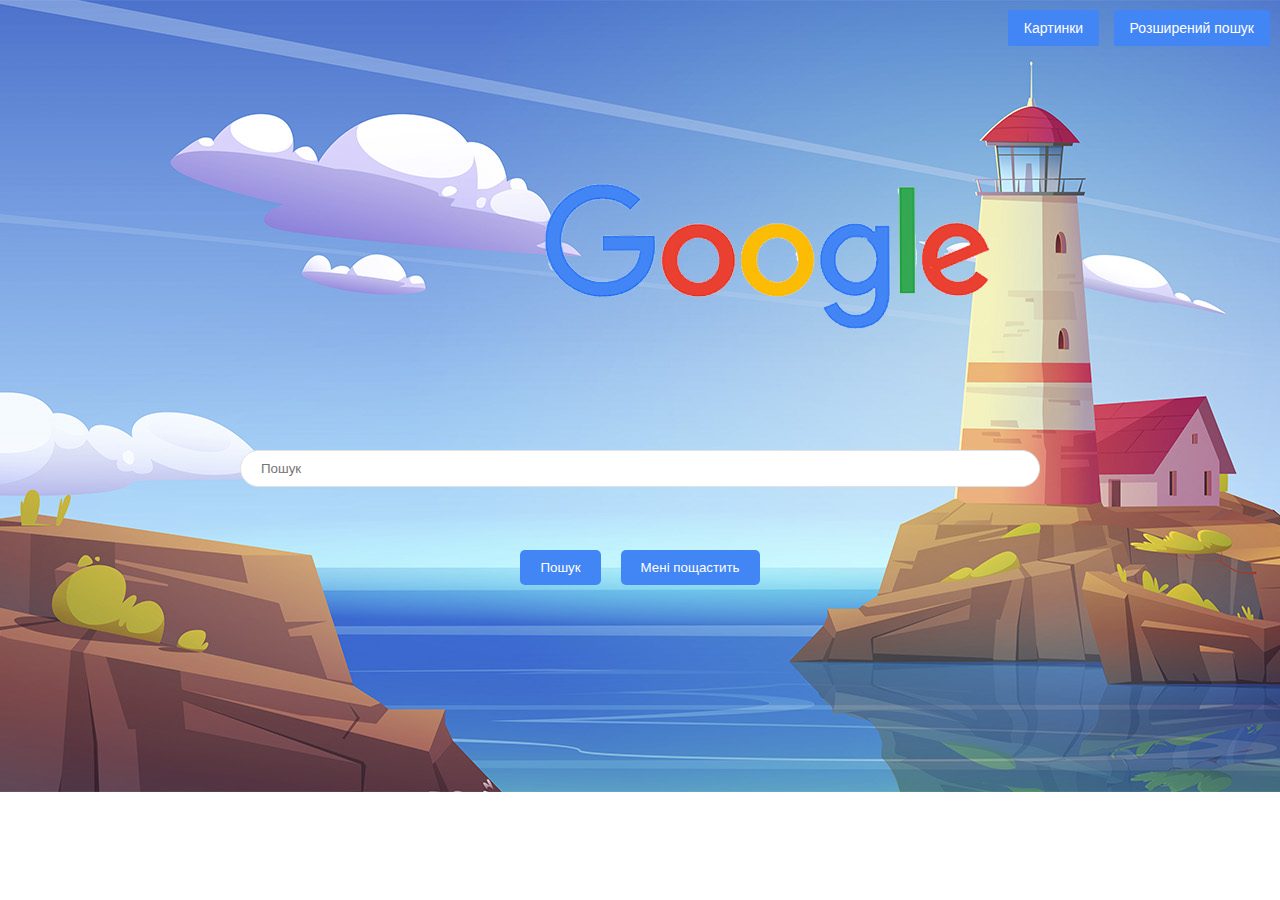
<file: index.html>
<!DOCTYPE html>
<html>
  <head>
    <title>Google</title>
    <link rel="stylesheet" href="style.css">
    <style>
      body {
        background-image: url("гугл.jpg");
        background-size: auto;
        background-repeat: no-repeat;
      }
      
      #top-buttons {
        position: absolute;
        top: 0;
        right: 0;
        margin: 10px;
      }
      
      #top-buttons button {
        background-color: white;
        color: black;
        border: none;
        padding: 10px 20px;
        margin-right: 10px;
        border-radius: 5px;
      }
    </style>
  </head>
  <body>
    <div id="search-container">
      <form id="search-form">
        <input type="text" name="q" placeholder="Пошук">
      </form>
      <div class="buttons">
        <button id="search-button">Пошук</button>
        <button id="lucky-button">Мені пощастить</button>
      </div>
      <div class="top-buttons">
        <button id="images-button">Картинки</button>
        <button id="Upgrades">Розширений пошук</button>
      </div>
    </div>
    
    <script>
      const searchInput = document.querySelector('input[name="q"]');
      const searchForm = document.querySelector('#search-button');
      const luckyButton = document.querySelector('#lucky-button');
      const imagesButton = document.querySelector('#images-button');
  
      searchForm.addEventListener('click', (event) => {
        event.preventDefault();
        const searchTerm = searchInput.value;
        const searchUrl = `https://www.google.com/search?q=${searchTerm}`;
        window.location.href = searchUrl;
      });
      
      luckyButton.addEventListener('click', (event) => {
        event.preventDefault();
        const searchTerm = searchInput.value;
        const searchUrl = `https://www.google.com/search?q=${searchTerm}&btnI=I%27m+Feeling+Lucky`;
        window.location.href = searchUrl;

      });
      
      imagesButton.addEventListener('click', (event) => {
        event.preventDefault();
        const searchTerm = searchInput.value;
        const searchUrl = `https://www.google.com/search?q=${searchTerm}&tbm=isch`;
        window.location.href = searchUrl;
      });

      Upgrades.addEventListener('click', (event) => {
        event.preventDefault();
        const searchUrl = `UpgradeSearch.html`;
        window.location.href = searchUrl;
      });

    </script>
  </body>
</html>
</file>
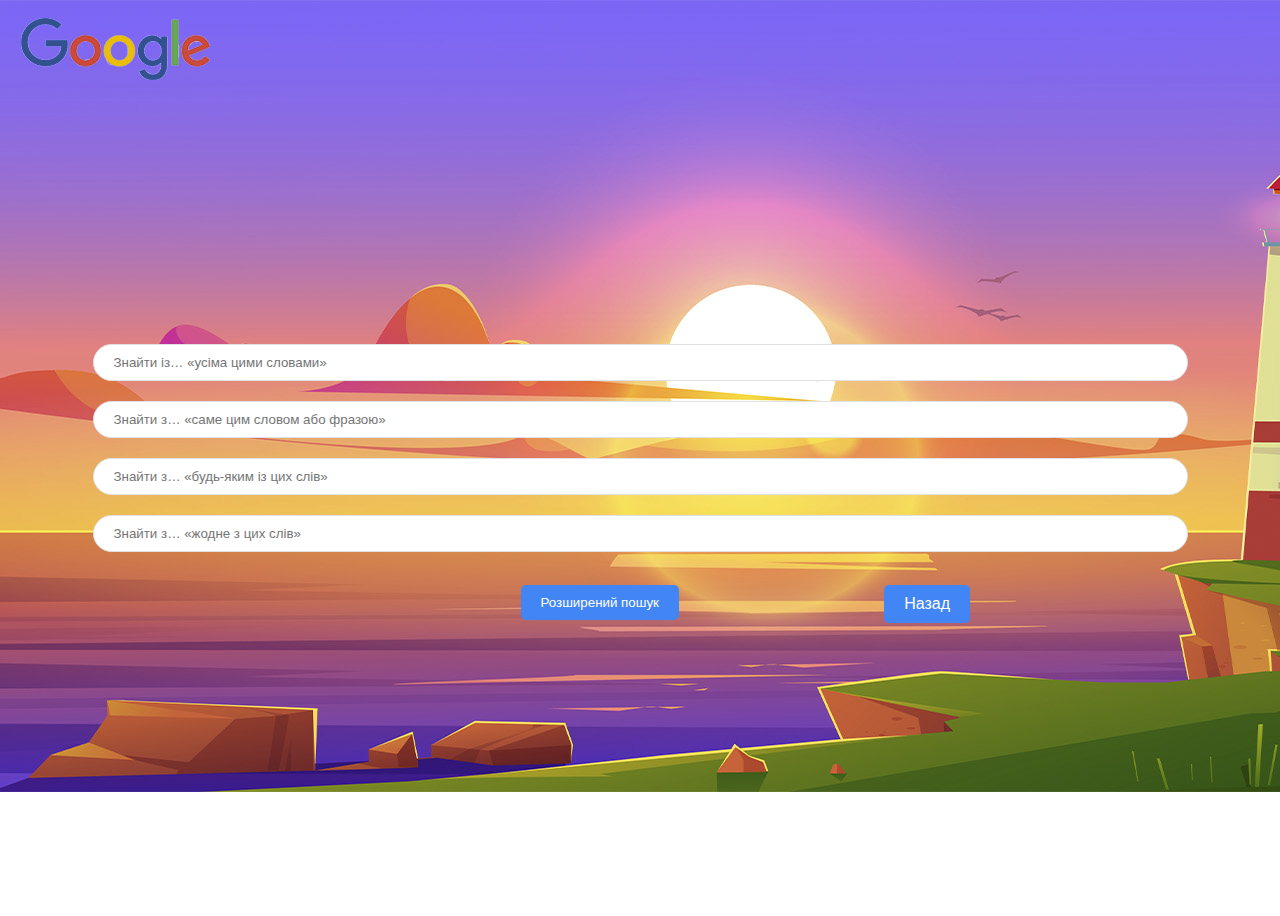
<file: UpgradeSearch.html>
<!DOCTYPE html>
<html>
  <head>
    <title>Upgrades Search</title>
    <link rel="stylesheet" href="styles2.css">
    <style>
        body {
            background-image: url("upgradeгугл.jpg");
            background-size: auto;
            background-repeat: no-repeat;
      }
    </style>
  </head>
  <body>
    <div class="buttons">
        <button id="search-button">Розширений пошук</button>
        <button class="back-button" onclick="window.history.back()">Назад</button>
    </div>
    <div class="forms-container">
      <form>
        <input id="query1" placeholder="Знайти із… «усіма цими словами»">
      </form>
      <form>
        <input id="query2" placeholder="Знайти з… «саме цим словом або фразою»">
      </form>
      <form>
        <input id="query3" placeholder="Знайти з… «будь-яким із цих слів»">
      </form>
      <form>
        <input id="query4" placeholder="Знайти з… «жодне з цих слів»">
      </form>
    </div>

    <script>
        const searchButton = document.getElementById('search-button');
        searchButton.addEventListener('click', () => {
           const query1 = document.querySelector('input#query1').value;
           const query2 = document.querySelector('input#query2').value;
           const query3 = '"' + document.querySelector('input#query3').value + '"';
           const query4 = '-' + document.querySelector('input#query4').value;
           const url = `https://www.google.com/search?q=${encodeURIComponent(query1)}+${encodeURIComponent(query2)}+${encodeURIComponent(query3)}+${encodeURIComponent(query4)}`;
           window.location.href = url;
        });
    </script>

  </body>
</html>
</file>
<file: style.css>
body {
    font-family: Arial, sans-serif;
    font-size: 16px;
  } 
  
  #search-container {
    display: flex;
    flex-direction: column;
    justify-content: center;
    align-items: center;
    padding: 20px;
  }
  
  #search-container form {
    display: flex;
    flex-grow: 1;    
    background-color: #ffffff;
    max-width: 800px;
    width: 100%;
    padding: 0 10px;
    margin: 0 auto;
    box-sizing: border-box;
    border: 1px solid #dfe1e5;
    border-radius: 24px;
    position: absolute;
    top: 50%;
  }
  
  #search-container input[type="text"] {
    display: flex;
    flex-grow: 1;
    padding: 10px;
    border: none;
    outline: none;
    border-radius: 24px;
    box-sizing: border-box;
  }
  .buttons {
    display: flex;
    justify-content: center;
    align-items: center;
    margin-top: 10px;
    position: absolute;
    top: 60%;
  }

  .buttons button {
    padding: 10px 20px;
    background-color: #4285f4;
    border: none;
    border-radius: 5px;
    color: #fff;
    cursor: pointer;
    margin: 0 10px;
  }
  
  .top-buttons {
    position: absolute;
    top: 0;
    right: 0;
    margin: 10px;
  }
  
  .top-buttons button {
    background-color: #4285f4;
    border: none;
    border-radius: 2px;
    color: #fff;
    font-size: 14px;
    padding: 10px 16px;
    cursor: pointer;
    margin-left: 10px;
  }
  

  #search-results {
    margin: 20px;
  }
</file>
<file: styles2.css>
body {
  font-family: Arial, sans-serif;
  font-size: 16px;
  display: flex;
  justify-content: center;
  align-items: center;
  height: 100vh;
}

.forms-container {
  display: flex;
  flex-direction: column;
  align-items: center;
  justify-content: center;
  padding: 20px;
}

form {
  background-color: #ffffff;
  max-width: 1500px;
  width: 500%;
  padding: 0 10px;
  margin-bottom: 20px;
  box-sizing: border-box;
  border: 1px solid #dfe1e5;
  border-radius: 24px;
  overflow: hidden;
  display: flex;
  flex-grow: 1;

}

input {
  display: flex;
  flex-grow: 1;
  padding: 10px;
  border: none;
  outline: none;
  border-radius: 24px;
  box-sizing: border-box;
}

.buttons button {
    display: flex;
    justify-content: center;
    align-items: center;
    margin-top: 10px;
    position: absolute;
    top: 65%;
    padding: 10px 20px;
    background-color: #4285f4;
    border: none;
    border-radius: 5px;
    color: #fff;
    cursor: pointer;
    margin: 0 10px;
}

.back-button {
  position: absolute;
  top: 10px;
  right: 300px;
  font-size: 16px;
  padding: 10px 20px;
  background-color: #4285f4;
  border: none;
  border-radius: 5px;
  cursor: pointer;
}
</file>
